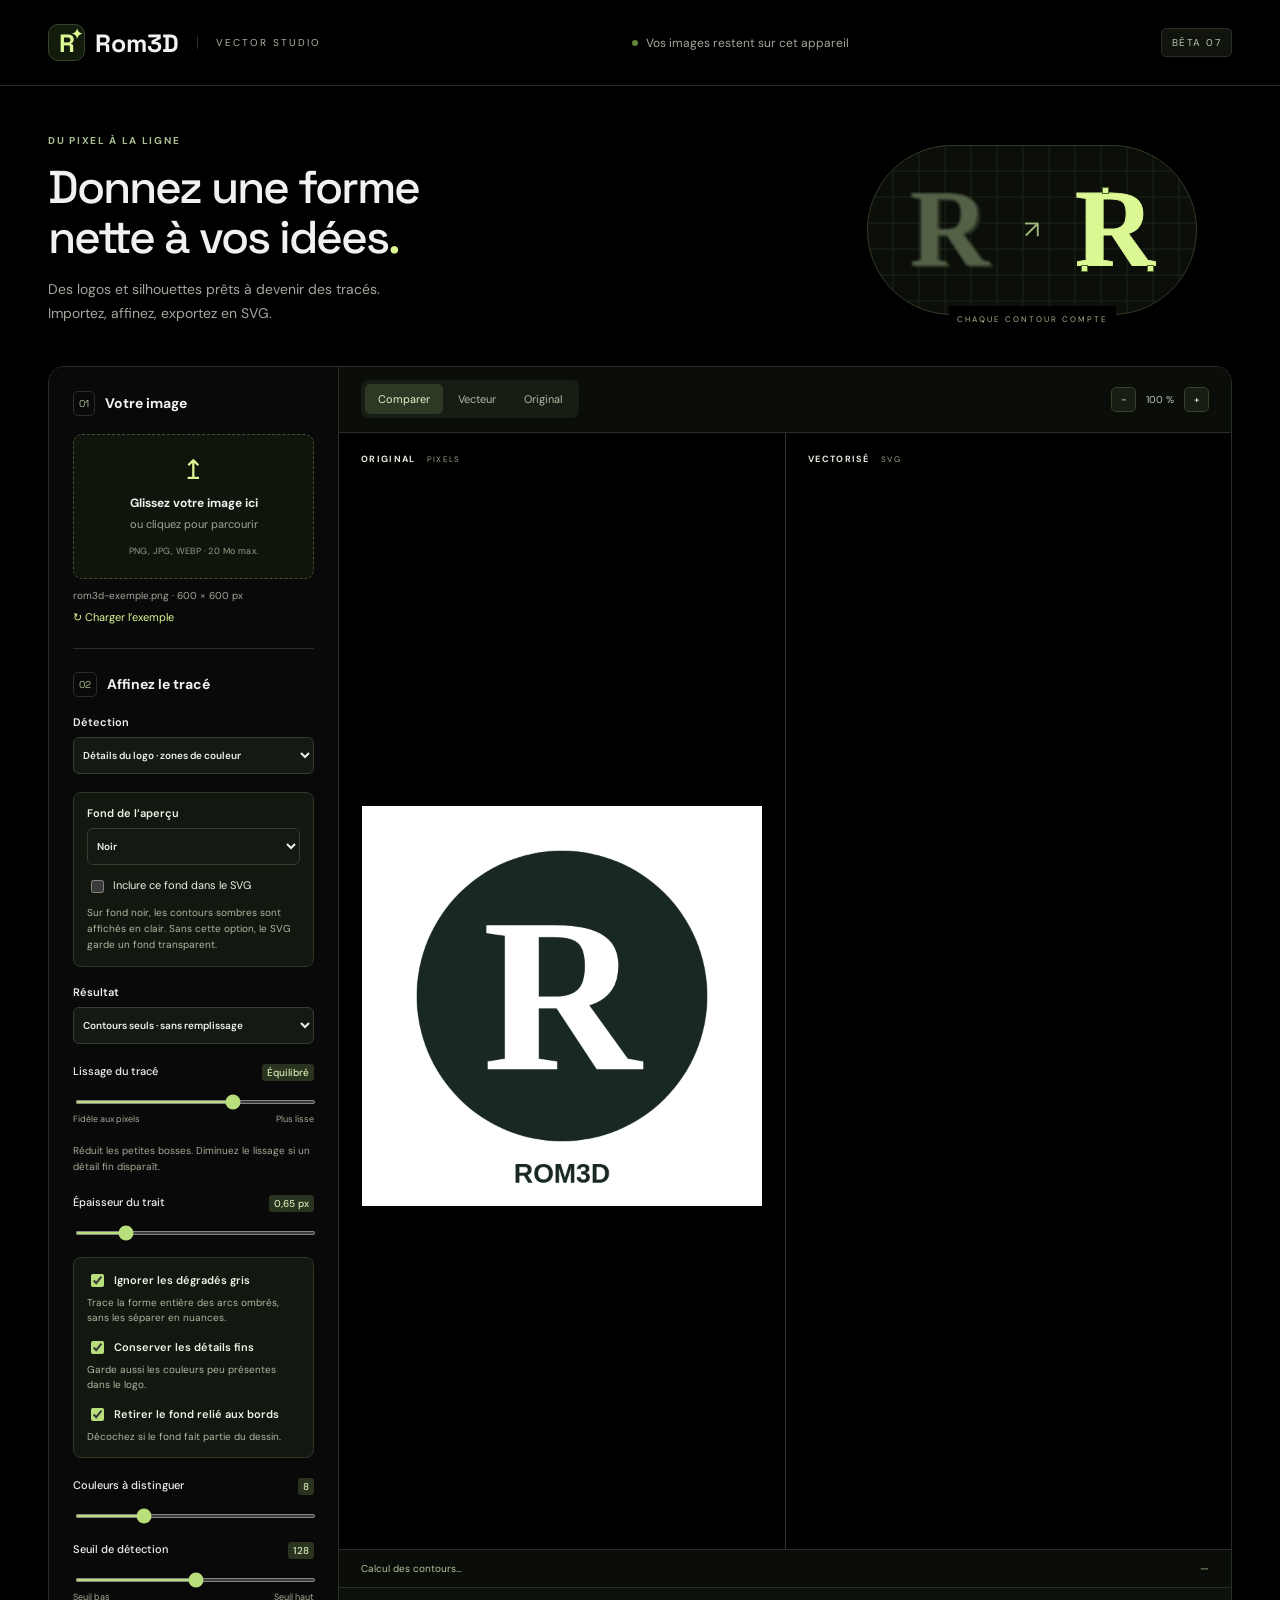
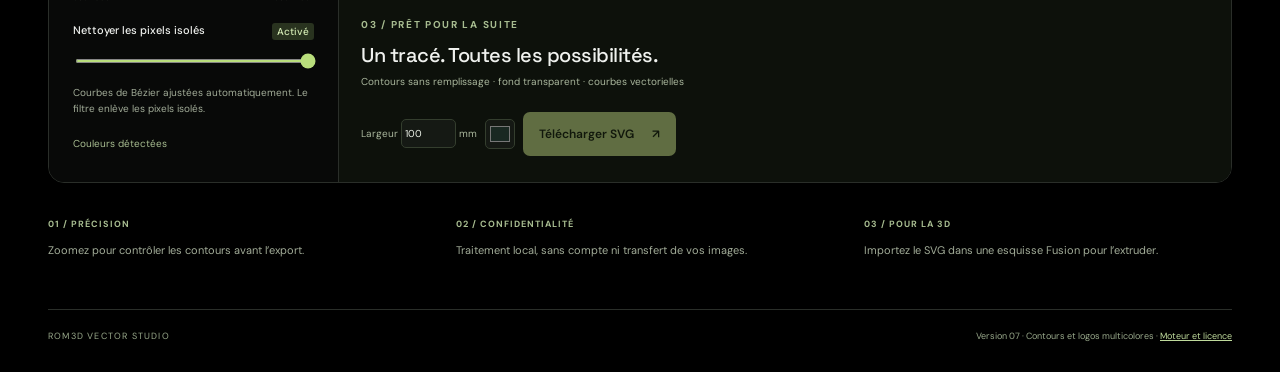
<file: index.html>
<!doctype html><html lang="fr"><head><meta charset="utf-8"><meta name="viewport" content="width=device-width,initial-scale=1"><meta name="description" content="Transformez vos logos et silhouettes en SVG précis, directement dans votre navigateur."><title>Rom3D — Vector Studio</title><link rel="stylesheet" href="style.css?v=7"></head><body>
<header><a class="brand" href="./"><span class="mark">R<span>✦</span></span>Rom3D <small>VECTOR STUDIO</small></a><div class="privacy"><i></i> Vos images restent sur cet appareil</div><span class="version">BÊTA 07</span></header>
<main><section class="intro"><div><div class="eyebrow">DU PIXEL À LA LIGNE</div><h1>Donnez une forme<br>nette à vos idées<span>.</span></h1><p>Des logos et silhouettes prêts à devenir des tracés.<br>Importez, affinez, exportez en SVG.</p></div><div class="intro-art" aria-hidden="true"><span class="pixel">R</span><span class="arrow">↗</span><span class="vector">R</span><i class="node n1"></i><i class="node n2"></i><i class="node n3"></i><small>CHAQUE CONTOUR COMPTE</small></div></section>
<section class="studio"><aside><div class="panel-title"><span class="step">01</span> Votre image</div><label id="drop" class="drop" tabindex="0"><input id="file" type="file" accept="image/png,image/jpeg,image/webp,image/bmp"><span class="upload">↥</span><strong>Glissez votre image ici</strong><small>ou cliquez pour parcourir</small><em>PNG, JPG, WEBP · 20 Mo max.</em></label><div id="fileName" class="filename">Exemple de démonstration</div><button id="demo" class="text-button">↻ Charger l’exemple</button>
<div class="divider"></div><div class="panel-title"><span class="step">02</span> Affinez le tracé</div><label class="label">Détection<select id="mode"><option value="colors">Détails du logo · zones de couleur</option><option value="dark">Formes sombres sur fond clair</option><option value="light">Formes claires sur fond sombre</option><option value="alpha">Silhouette d’un PNG transparent</option></select></label>
<div class="preview-controls"><label class="label">Fond de l’aperçu<select id="previewBg"><option value="black">Noir</option><option value="white">Clair</option></select></label><label class="export-bg"><input id="exportBackground" type="checkbox"> Inclure ce fond dans le SVG</label><small>Sur fond noir, les contours sombres sont affichés en clair. Sans cette option, le SVG garde un fond transparent.</small></div><label class="label output-label">Résultat<select id="outputStyle"><option value="outline">Contours seuls · sans remplissage</option><option value="mono">Formes pleines · une couleur</option><option value="color">Formes pleines · couleurs du logo</option></select></label><label class="range-label" for="smoothing">Lissage du tracé <output id="smoothingVal">Équilibré</output></label><input id="smoothing" type="range" min="0" max="3" value="2" step="1"><div class="ends"><span>Fidèle aux pixels</span><span>Plus lisse</span></div><p class="hint">Réduit les petites bosses. Diminuez le lissage si un détail fin disparaît.</p><label class="range-label" for="strokeWidth">Épaisseur du trait <output id="strokeWidthVal">0,65 px</output></label><input id="strokeWidth" type="range" min="1" max="30" value="6.5" step="0.5"><div class="detail-options"><label><input id="ignoreShading" type="checkbox" checked> Ignorer les dégradés gris</label><small>Trace la forme entière des arcs ombrés, sans les séparer en nuances.</small><label><input id="preserveDetails" type="checkbox" checked> Conserver les détails fins</label><small>Garde aussi les couleurs peu présentes dans le logo.</small><label><input id="dropBackground" type="checkbox" checked> Retirer le fond relié aux bords</label><small>Décochez si le fond fait partie du dessin.</small></div><label class="range-label" for="colors">Couleurs à distinguer <output id="colorsVal">8</output></label><input id="colors" type="range" min="2" max="24" value="8"><label class="range-label" for="threshold">Seuil de détection <output id="thresholdVal">128</output></label><input id="threshold" type="range" min="1" max="254" value="128"><div class="ends"><span>Seuil bas</span><span>Seuil haut</span></div>
<input id="detail" type="hidden" value="4"><output id="detailVal" hidden></output><input id="smooth" type="hidden" value="0"><label class="range-label" for="clean">Nettoyer les pixels isolés <output id="cleanVal">Activé</output></label><input id="clean" type="range" min="0" max="1" value="1"><p class="hint">Courbes de Bézier ajustées automatiquement. Le filtre enlève les pixels isolés.</p>
<div class="palette-label">Couleurs détectées</div><div id="detectedPalette" aria-label="Couleurs détectées"></div></aside><div class="workspace"><div class="toolbar"><div class="tabs" role="group" aria-label="Affichage"><button data-view="split" class="active">Comparer</button><button data-view="vector">Vecteur</button><button data-view="original">Original</button></div><div class="zoom"><button id="minus" aria-label="Dézoomer">−</button><span id="zoomValue">100 %</span><button id="plus" aria-label="Zoomer">+</button></div></div><div id="stage" class="stage dark-preview"><div class="preview" id="originalPane"><span class="tag">ORIGINAL <i>PIXELS</i></span><div class="artboard"><img id="original" alt="Image originale"></div></div><div class="preview" id="vectorPane"><span class="tag">VECTORISÉ <i>SVG</i></span><div class="artboard"><div id="result"></div></div></div></div><div class="statusbar"><span id="status" role="status" aria-live="polite">Préparation de l’exemple…</span><span id="stats">—</span></div><div class="export"><div><span class="eyebrow">03 / PRÊT POUR LA SUITE</span><h2>Un tracé. Toutes les possibilités.</h2><p>Contours sans remplissage · fond transparent · courbes vectorielles</p></div><p id="qualityNote" class="hint"></p><div class="export-controls"><label>Largeur <input id="width" type="number" min="1" max="2000" value="100"> mm</label><label class="color-label" title="Couleur du SVG"><input id="color" type="color" value="#192822" aria-label="Couleur du SVG"></label><button id="download" class="primary">Télécharger SVG <span>↗</span></button></div></div></div></section>
<div class="notes"><div><b>01 / PRÉCISION</b><p>Zoomez pour contrôler les contours avant l’export.</p></div><div><b>02 / CONFIDENTIALITÉ</b><p>Traitement local, sans compte ni transfert de vos images.</p></div><div><b>03 / POUR LA 3D</b><p>Importez le SVG dans une esquisse Fusion pour l’extruder.</p></div></div><footer>ROM3D VECTOR STUDIO <span>Version 07 · Contours et logos multicolores · <a href="about.html">Moteur et licence</a></span></footer></main><script src="trace.js?v=6"></script><script src="app.js?v=6"></script></body></html>
</file>
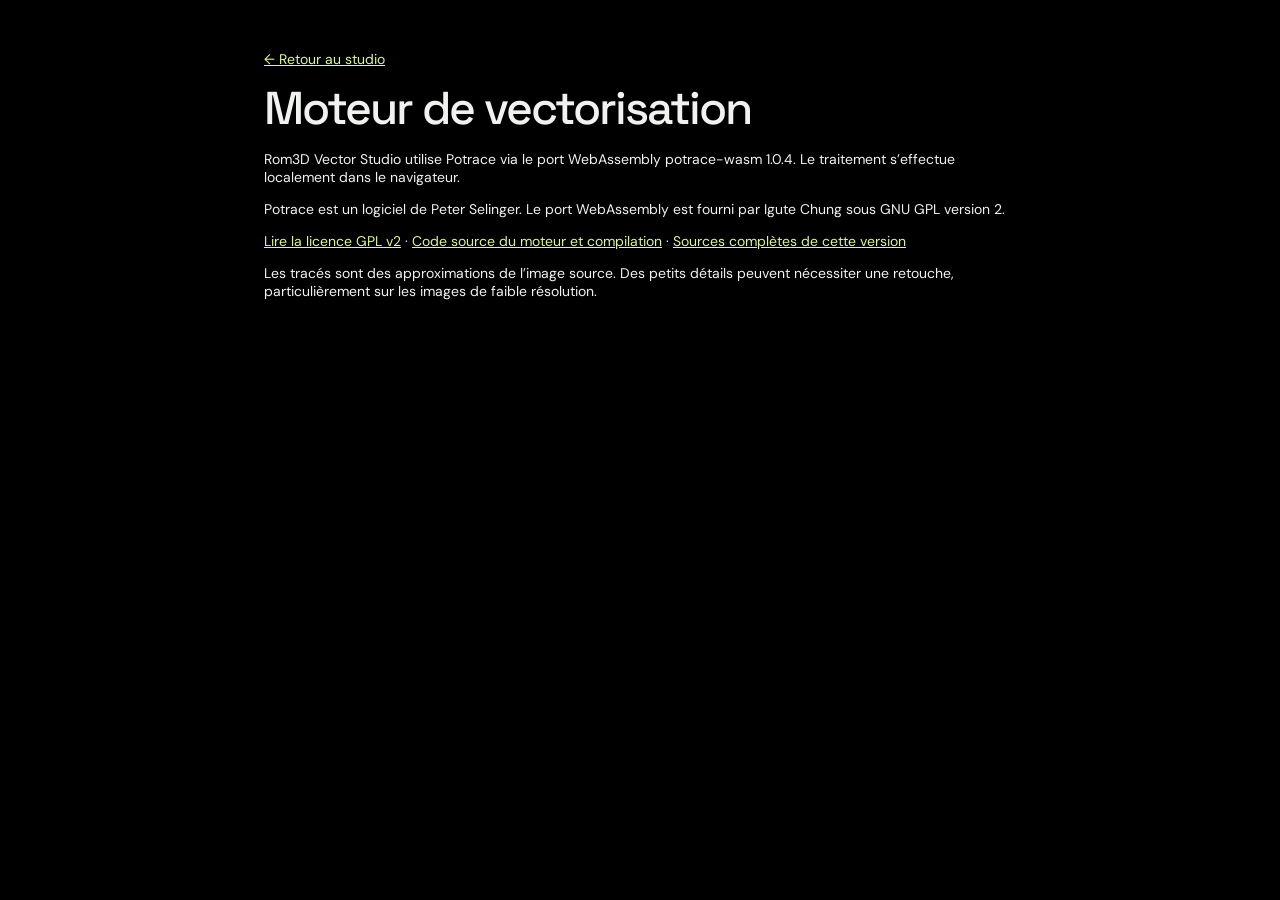
<file: about.html>
<!doctype html><html lang="fr"><meta charset="utf-8"><meta name="viewport" content="width=device-width,initial-scale=1"><title>Moteur et licence — Rom3D</title><link rel="stylesheet" href="style.css?v=7"><main style="max-width:800px;padding:50px 24px"><a href="./">← Retour au studio</a><h1>Moteur de vectorisation</h1><p>Rom3D Vector Studio utilise Potrace via le port WebAssembly potrace-wasm 1.0.4. Le traitement s’effectue localement dans le navigateur.</p><p>Potrace est un logiciel de Peter Selinger. Le port WebAssembly est fourni par Igute Chung sous GNU GPL version 2.</p><p><a href="vendor/potrace-LICENSE.txt">Lire la licence GPL v2</a> · <a href="https://github.com/IguteChung/potrace-wasm">Code source du moteur et compilation</a> · <a href="https://github.com/RomD3D/rom3d-vector-studio/archive/refs/heads/main.zip">Sources complètes de cette version</a></p><p>Les tracés sont des approximations de l’image source. Des petits détails peuvent nécessiter une retouche, particulièrement sur les images de faible résolution.</p></main></html>
</file>
<file: style.css>
@import url('https://fonts.googleapis.com/css2?family=DM+Sans:wght@400;500;600;700&family=Space+Grotesk:wght@400;500;600;700&display=swap');
:root{--ink:#192822;--muted:#6b756c;--paper:#f6f7f1;--lime:#dcf895;--line:#dce0d5}*{box-sizing:border-box}body{margin:0;background:var(--paper);color:var(--ink);font:14px 'DM Sans',Arial,sans-serif}button,input,select{font:inherit}button{cursor:pointer}button:focus-visible,a:focus-visible,label:focus-visible,input:focus-visible,select:focus-visible{outline:3px solid #7b9f36;outline-offset:3px}header{height:86px;display:flex;align-items:center;justify-content:space-between;max-width:1440px;margin:auto;padding:0 48px;border-bottom:1px solid var(--line)}.brand{text-decoration:none;color:var(--ink);font-family:'Space Grotesk',sans-serif;font-size:25px;font-weight:700;display:flex;align-items:center;gap:10px}.brand small{font:10px 'DM Sans',sans-serif;letter-spacing:2px;margin-left:8px;border-left:1px solid #c5cdbd;padding-left:18px}.mark{background:var(--ink);color:var(--lime);width:37px;height:37px;display:inline-grid;place-content:center;border-radius:10px;position:relative}.mark span{font-size:14px;position:absolute;right:1px;top:0}.privacy{font-size:12px;color:var(--muted);display:flex;gap:8px;align-items:center}.privacy i{width:6px;height:6px;background:#62873c;border-radius:50%}.version{font-size:10px;letter-spacing:1.5px;border:1px solid var(--line);padding:7px 10px;border-radius:5px}main{max-width:1440px;margin:auto;padding:0 48px}.intro{display:flex;justify-content:space-between;align-items:center;padding:48px 0 40px}.eyebrow{font-size:10px;font-weight:700;letter-spacing:1.7px;color:#77836d}h1{font:500 46px/1.08 'Space Grotesk',Arial,sans-serif;letter-spacing:-2px;margin:16px 0}h1 span{color:#8bad4b}.intro p{line-height:1.7;color:var(--muted);margin-bottom:0}.intro-art{width:330px;height:170px;position:relative;display:flex;align-items:center;justify-content:center;gap:35px;margin-right:35px;border:1px solid #d6ddcc;background:linear-gradient(90deg,transparent 24px,#e6eadf 25px,transparent 26px),linear-gradient(transparent 24px,#e6eadf 25px,transparent 26px);background-size:26px 26px;border-radius:90px}.intro-art .pixel{font:bold 110px Georgia;color:#bfc8b1;text-shadow:3px 2px #d5dccd;filter:blur(1px)}.intro-art .vector{font:bold 110px Georgia;color:var(--ink);-webkit-text-stroke:1px var(--ink)}.intro-art .arrow{font-size:25px;color:#78914c}.intro-art small{position:absolute;bottom:-18px;font-size:8px;letter-spacing:2px;background:var(--paper);padding:8px}.node{position:absolute;width:7px;height:7px;background:var(--lime);border:1px solid #4e652c}.n1{top:41px;right:87px}.n2{bottom:42px;right:42px}.n3{bottom:42px;right:108px}.studio{display:grid;grid-template-columns:290px 1fr;border:1px solid var(--line);border-radius:16px;background:#fff;overflow:hidden;box-shadow:0 10px 40px #19282205}aside{padding:24px;border-right:1px solid var(--line)}.panel-title{display:flex;align-items:center;gap:10px;font-weight:700;margin-bottom:18px}.step{font:10px 'Space Grotesk',sans-serif;color:#7c8973;border:1px solid var(--line);padding:5px;border-radius:5px}.drop{border:1px dashed #b5c3a5;display:flex;flex-direction:column;align-items:center;justify-content:center;padding:21px 6px;border-radius:9px;background:#f9fbf5;cursor:pointer}.drop.over{background:var(--lime)}.drop input{display:none}.upload{font-size:27px;color:#668942;line-height:1;margin-bottom:12px}.drop strong{font-size:12px}.drop small{font-size:11px;color:var(--muted);margin:6px 0 14px}.drop em{font-style:normal;font-size:9px;letter-spacing:.4px;color:#8b9484}.filename{font-size:10px;margin-top:10px;overflow:hidden;text-overflow:ellipsis;white-space:nowrap;color:var(--muted)}.text-button{border:0;background:none;color:#698246;font-size:11px;padding:8px 0 0}.divider{border-top:1px solid var(--line);margin:23px 0}.label{display:block;font-size:11px;font-weight:600}select{width:100%;font-size:10px;margin-top:8px;padding:10px 5px;background:white;border:1px solid var(--line);border-radius:6px;color:var(--ink)}.range-label{display:flex;justify-content:space-between;font-size:11px;font-weight:500;margin:20px 0 9px}output{font-size:10px;color:#65784e;background:#f0f5e7;padding:2px 5px;border-radius:3px}input[type=range]{width:100%;height:4px;accent-color:#668542;cursor:pointer}.ends{display:flex;justify-content:space-between;color:#929b8c;font-size:9px;margin-top:5px}.hint{font-size:10px;line-height:1.6;color:#85917c;margin:18px 0 0}.workspace{min-width:0;display:flex;flex-direction:column}.toolbar{height:66px;display:flex;align-items:center;justify-content:space-between;padding:0 22px;border-bottom:1px solid var(--line);gap:8px}.tabs{display:flex;padding:4px;background:#f1f3ed;border-radius:7px;gap:2px}.tabs button{border:0;background:transparent;padding:8px 13px;font-size:11px;color:#7a8472;border-radius:5px}.tabs button.active{background:white;color:var(--ink);box-shadow:0 1px 4px #0001}.zoom{display:flex;align-items:center;gap:10px;font-size:10px;color:#7b8475}.zoom button{width:25px;height:25px;border:1px solid var(--line);background:white;border-radius:5px}.stage{display:flex;min-height:445px;flex:1;background:#f8faf5;overflow:hidden}.preview{width:50%;position:relative;display:flex;align-items:center;justify-content:center;padding:65px 20px 35px;background-image:radial-gradient(#d5ddce .7px,transparent .7px);background-size:14px 14px;overflow:auto}.preview+.preview{border-left:1px solid var(--line)}.tag{position:absolute;top:20px;left:22px;font-size:9px;letter-spacing:1.3px;font-weight:700;z-index:1}.tag i{font-size:8px;color:#89977c;font-style:normal;font-weight:400;margin-left:8px}.artboard{width:100%;height:290px;display:flex;align-items:center;justify-content:center}.artboard img,.artboard #result{width:100%;height:100%;object-fit:contain;transition:transform .15s;transform:scale(var(--zoom,1))}.artboard svg{width:100%;height:100%;overflow:visible}.statusbar{border-top:1px solid var(--line);display:flex;justify-content:space-between;padding:12px 22px;font-size:10px;gap:10px;color:#718064}.export{padding:26px 22px;background:#f7f9f2;border-top:1px solid var(--line);display:flex;justify-content:space-between;align-items:center;gap:12px;flex-wrap:wrap}h2{font:500 20px 'Space Grotesk',sans-serif;letter-spacing:-.5px;margin:10px 0 7px}.export p{font-size:10px;color:#89947e;margin:0}.export-controls{display:flex;align-items:center;gap:8px;flex-wrap:wrap}.export-controls label{font-size:10px;color:#68795c}.export-controls input[type=number]{width:55px;border:1px solid var(--line);background:white;padding:7px 3px;border-radius:5px;color:var(--ink)}input[type=color]{height:30px;width:30px;padding:2px;border:1px solid var(--line);background:white;border-radius:5px}.primary{border:0;background:var(--ink);color:var(--lime);padding:14px 16px;border-radius:7px;font-size:12px;font-weight:600}.primary span{margin-left:15px}.primary:disabled{opacity:.4;cursor:wait}.notes{display:grid;grid-template-columns:repeat(3,1fr);gap:40px;margin:30px 0 40px}.notes b{font-size:9px;letter-spacing:1px;color:#6c7d5d}.notes p{font-size:11px;color:#85917b;line-height:1.5}footer{border-top:1px solid var(--line);padding:20px 0 30px;font-size:9px;letter-spacing:1.2px;color:#839075;display:flex;justify-content:space-between}footer span{letter-spacing:0}@media(min-width:1400px){.stage{min-height:490px}}@media(max-width:1000px){main{padding:0 24px}header{padding:0 24px}.studio{grid-template-columns:250px 1fr}aside{padding:20px}.intro-art{margin-right:0;width:260px}.intro h1{font-size:40px}.toolbar{padding:0 12px}.tabs button{padding:8px}.export{padding:22px 16px}}@media(max-width:700px){header{height:70px}.brand{font-size:22px}.brand small{font-size:8px;padding-left:10px}.privacy{display:none}.intro{padding:32px 0}.intro h1{font-size:37px}.intro-art{display:none}.studio{display:flex;flex-direction:column}aside{border-right:0;border-bottom:1px solid var(--line)}.drop{padding:16px}.divider{margin:18px 0}.range-label{margin-top:15px}.stage{min-height:330px}.artboard{height:240px}.preview{padding:55px 12px 20px}.tag{left:12px;font-size:8px}.tag i{display:none}.notes{gap:18px;grid-template-columns:1fr;margin:25px 0}.notes p{margin:7px 0}.export{gap:20px}.statusbar{font-size:9px;padding:12px}footer{gap:20px}main{padding:0 16px}.zoom{gap:5px}.toolbar{padding:0 10px}.tabs button{font-size:10px}}
.output-label{margin-top:15px}.preview{background-color:#fff}.intro-art{background-color:#f4f7ed}#qualityNote{flex-basis:100%;color:#7b6d45;max-width:600px}.stage{min-height:580px}aside{max-height:930px;overflow:auto}#result svg{overflow:visible}.export{margin-top:auto}
.detail-options{margin:18px 0;padding:13px;background:#f1f6e8;border-radius:8px}.detail-options label{display:flex;align-items:center;gap:7px;font-size:11px;font-weight:600;line-height:1.5}.detail-options input{accent-color:#668542}.detail-options small{display:block;font-size:10px;line-height:1.5;color:#738263;margin:5px 0 13px}.detail-options small:last-child{margin-bottom:0}.palette-label{font-size:10px;margin-top:20px;color:#738263}#detectedPalette{display:flex;gap:5px;flex-wrap:wrap;margin-top:8px}#detectedPalette span{display:block;width:19px;height:19px;border:1px solid #cbd3c0;border-radius:4px}aside{max-height:none}.artboard{height:400px}
.preview-controls{padding:13px;margin:18px 0;background:#f1f3ed;border:1px solid var(--line);border-radius:8px}.preview-controls .export-bg{display:flex;align-items:flex-start;gap:6px;font-size:11px;line-height:1.5;margin-top:12px}.preview-controls input{accent-color:#668542}.preview-controls small{display:block;font-size:10px;line-height:1.6;color:#738263;margin-top:9px}.stage.dark-preview,.stage.dark-preview .preview{background-color:#000}.stage.dark-preview .preview{background-image:radial-gradient(#232723 .6px,transparent .6px)}.stage.dark-preview .tag{color:#e6eadf}.stage.dark-preview .tag i{color:#96a58b}.stage.dark-preview .preview+.preview{border-left-color:#2e342d}
/* Full black interface */
:root{color-scheme:dark;--paper:#000000;--ink:#f0f2ef;--muted:#a0a79c;--line:#2a2e29;--lime:#dcf895}
html,body{background:#000;color:var(--ink)}
header,main,footer{background:#000}
a{color:var(--lime)}.brand{color:#f0f2ef}.brand small{color:#aab5a1;border-color:var(--line)}
.mark{background:#131b0d;color:var(--lime);border:1px solid #35452b}
.version{color:#b9c6ae;background:#10140d}
.eyebrow,.step,.palette-label,.notes b{color:#a8bd91}
h1 span,.upload,.text-button{color:var(--lime)}
.intro-art{border-color:#303a29;background-color:#0b0e09;background-image:linear-gradient(90deg,transparent 24px,#1d2418 25px,transparent 26px),linear-gradient(transparent 24px,#1d2418 25px,transparent 26px)}
.intro-art .pixel{color:#536147;text-shadow:3px 2px #28301f}.intro-art .vector{color:#dcf895;-webkit-text-stroke:1px #dcf895}.intro-art .arrow{color:#9bb77a}.intro-art small{background:#000;color:#a2b68c}
.studio{background:#080908;box-shadow:none}.workspace,aside{background:#080908}
.drop{background:#10150c;border-color:#435238}.drop.over{background:#243317}.drop em{color:#929f85}
select,.export-controls input[type=number],input[type=color]{color:#edf2e8;background:#151914;border-color:#343e2e}
select option{color:#edf2e8;background:#151914}
input[type=range],input[type=checkbox]{accent-color:#b9de7c}
output{color:#d6edb6;background:#29331f}.ends,.hint,.notes p{color:#a2ac98}
.detail-options,.preview-controls{color:#eef3e7;background:#12170f;border:1px solid #2d3826}
.detail-options small,.preview-controls small{color:#acb99f}
.toolbar,.statusbar{background:#0a0d08}
.tabs{background:#171d13}.tabs button{color:#aebba2}.tabs button.active{background:#2d3924;color:#e3f5cd;box-shadow:none}
.zoom{color:#bdc9b0}.zoom button{background:#171d13;color:#edf4e4;border-color:#35422c}
.statusbar{color:#b3c4a0}
.export{background:#0d110b}.export p,.export-controls label{color:#aab79d}.export #qualityNote{color:#dcc996}
.primary{background:#dcf895;color:#17210d}.primary:hover{background:#ebffc0}
footer{color:#98a88a}footer a{color:#bfdb9c}#detectedPalette span{border-color:#617052}
.stage:not(.dark-preview) .tag{color:#192822}.stage:not(.dark-preview) .tag i{color:#687a5a}
button:focus-visible,a:focus-visible,label:focus-visible,input:focus-visible,select:focus-visible{outline-color:#dcf895}
</file>
